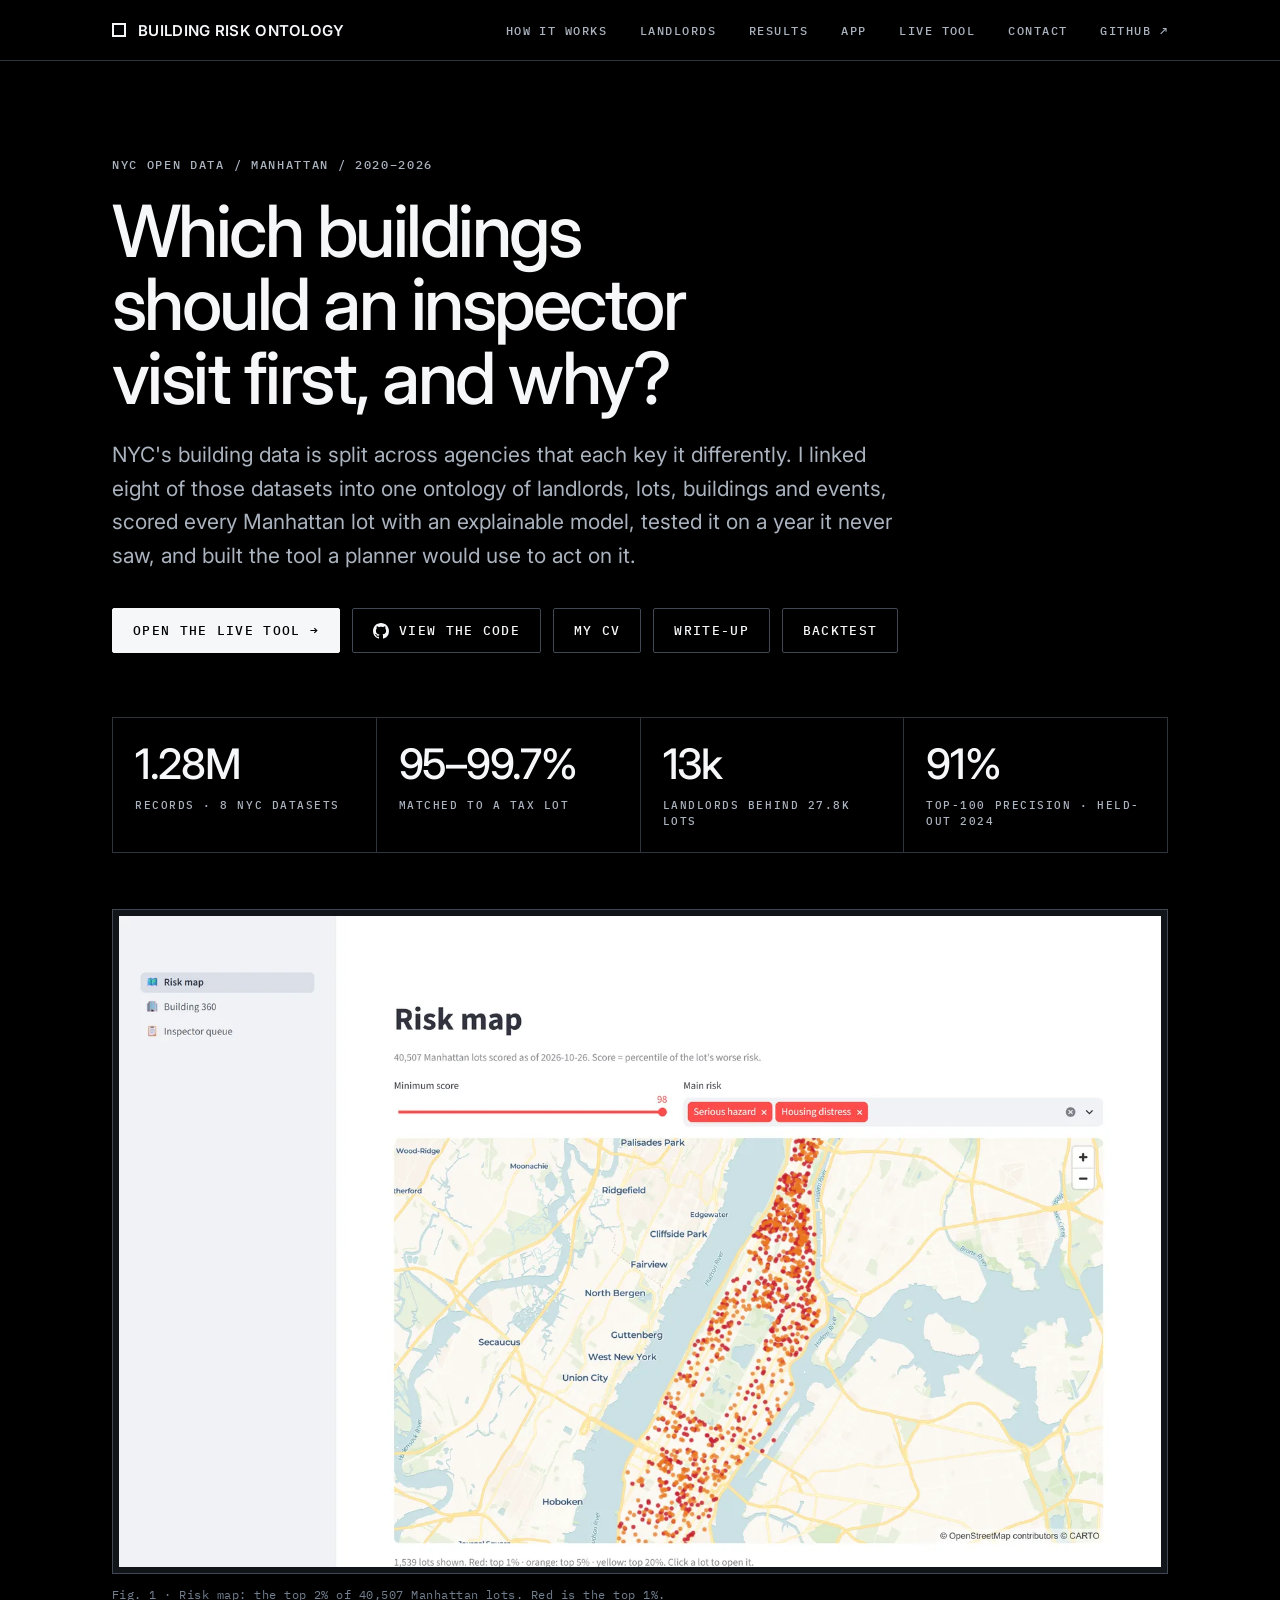
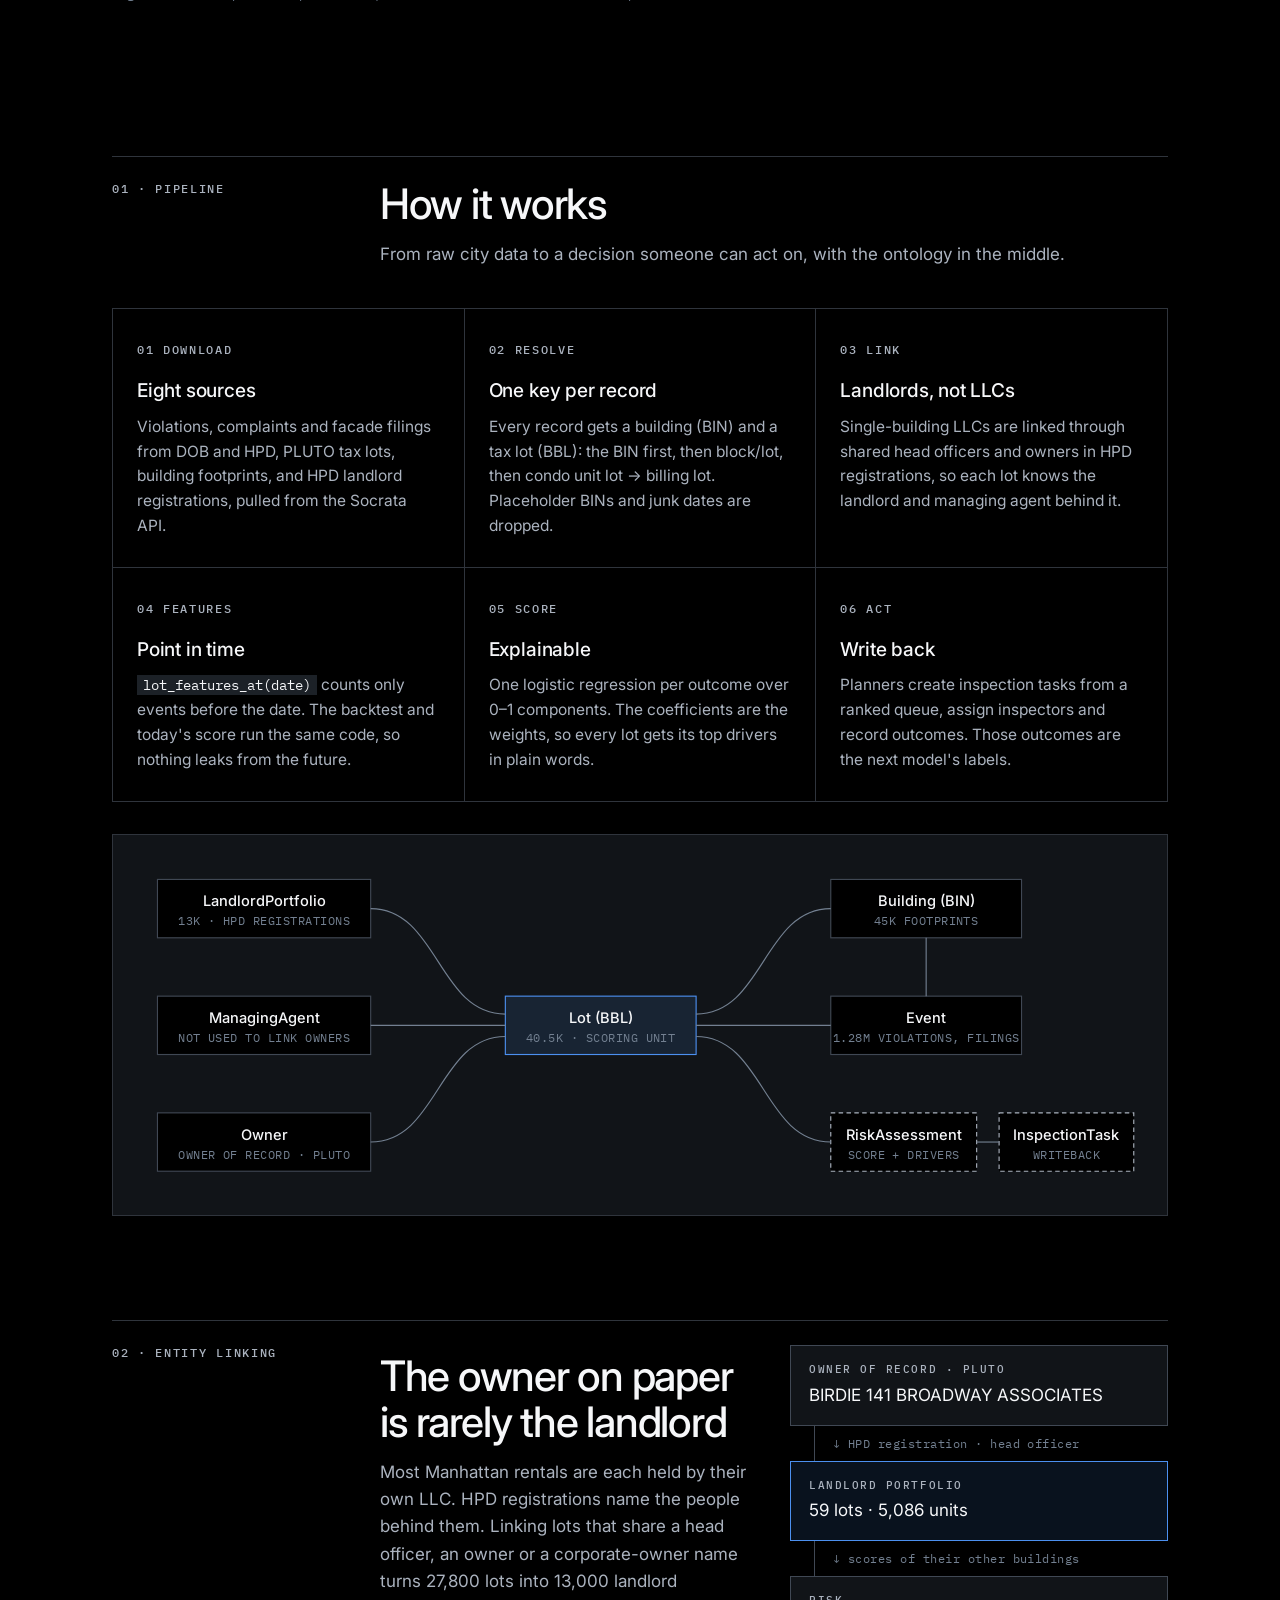
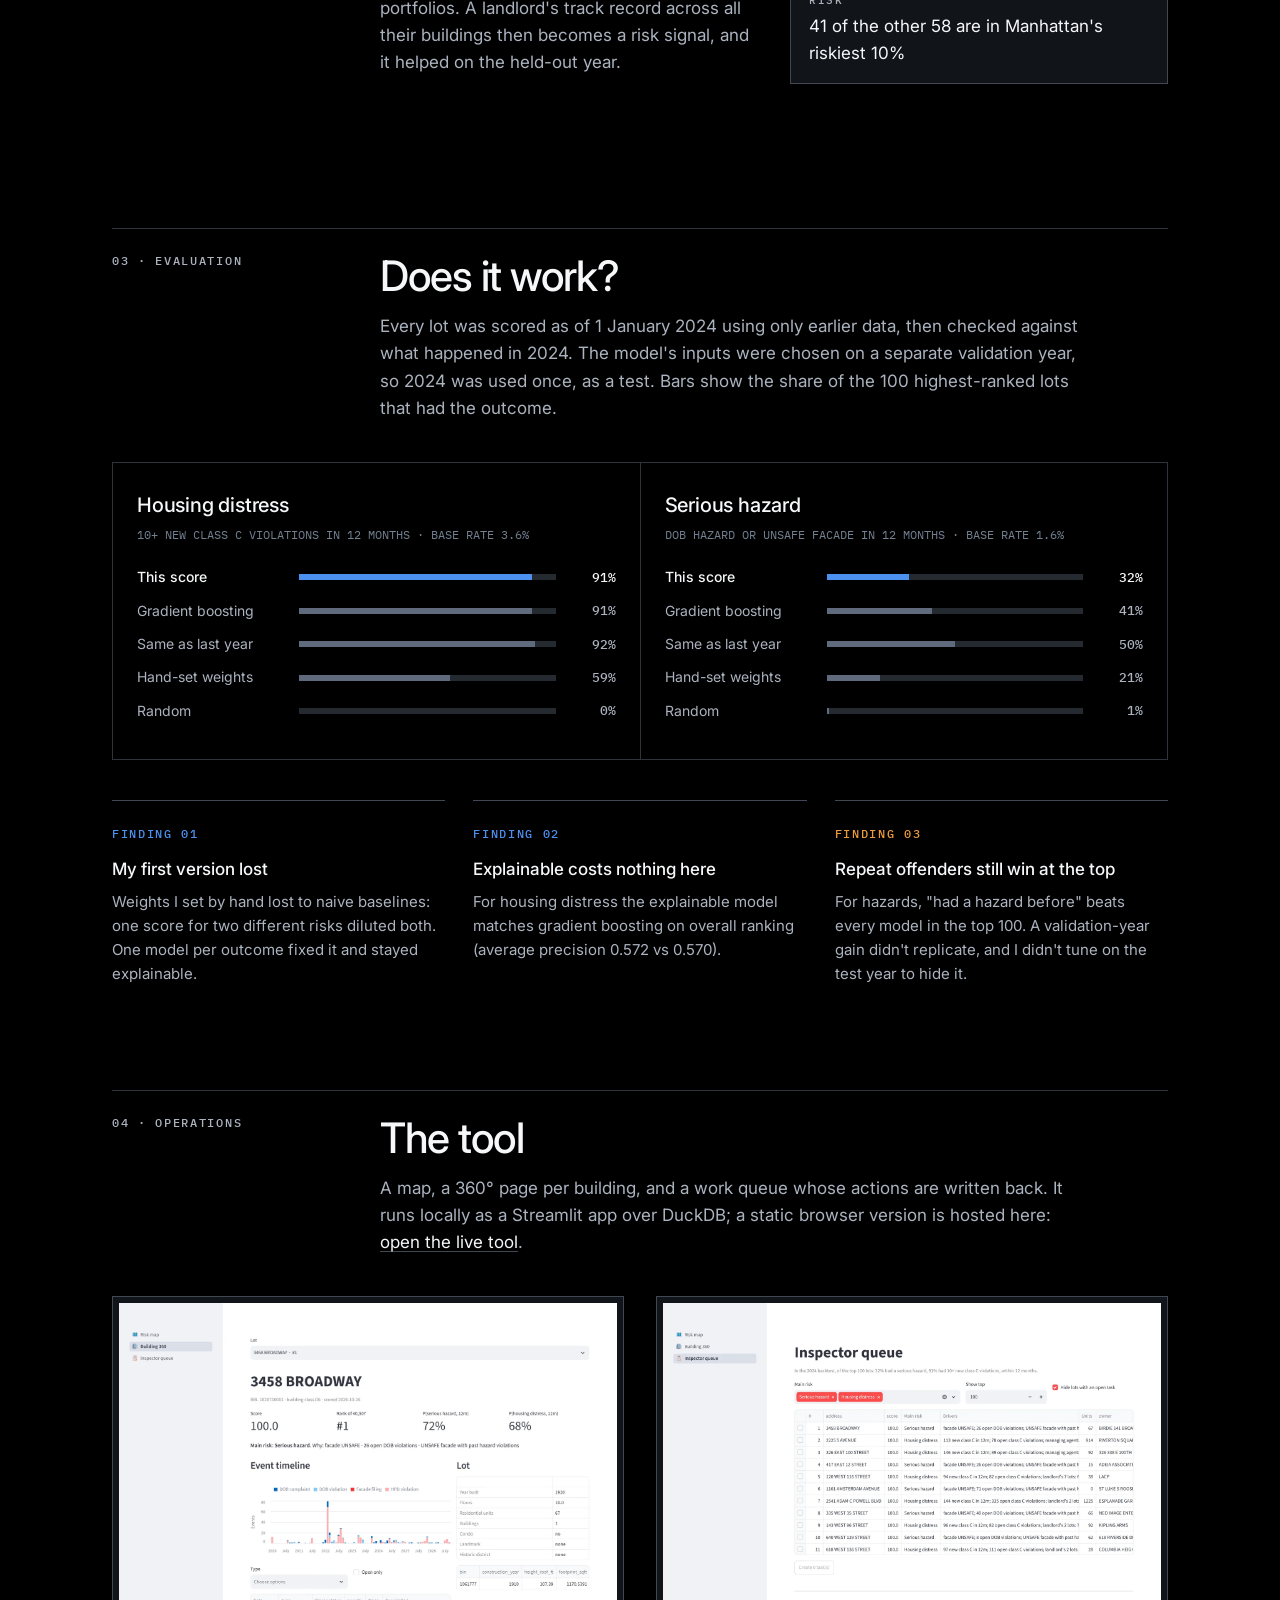
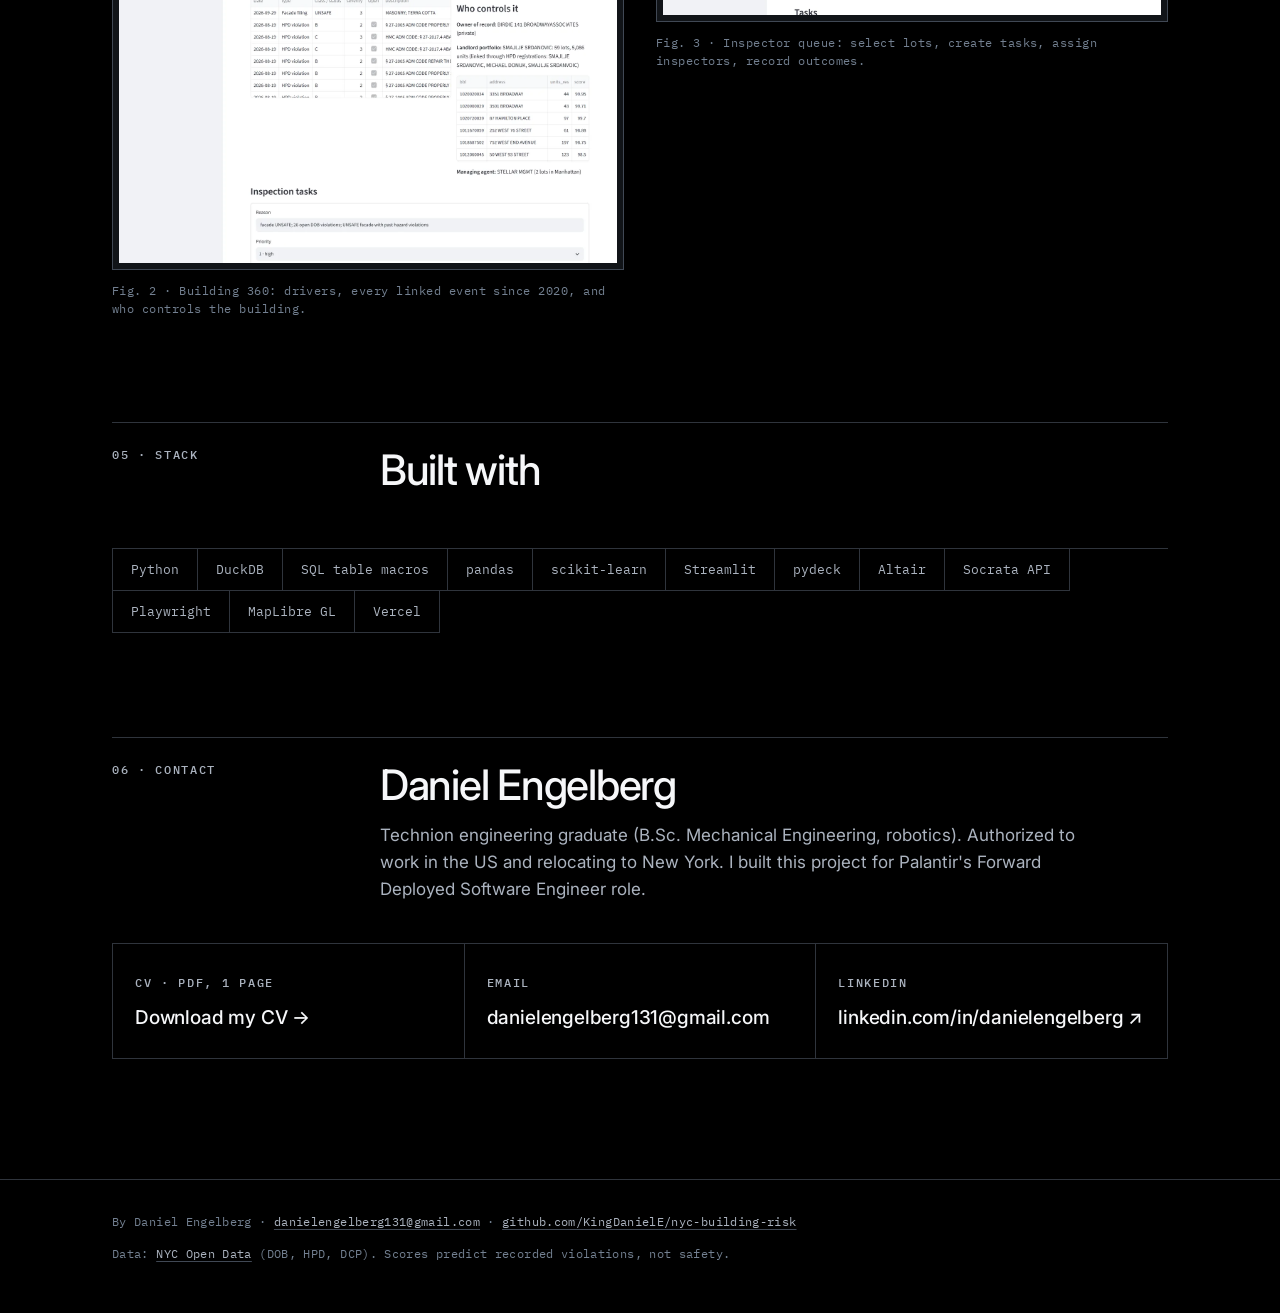
<file: site/index.html>
<!doctype html>
<html lang="en">
<head>
<meta charset="utf-8">
<meta name="viewport" content="width=device-width, initial-scale=1">
<meta name="color-scheme" content="dark">
<title>Building Risk Ontology · NYC</title>
<meta name="description" content="Linking 1.28M NYC building records from 8 open datasets into an ontology, scoring every Manhattan lot's risk with an explainable model, and putting it in front of an inspector.">
<meta property="og:title" content="Building Risk Ontology · NYC open data">
<meta property="og:description" content="1.28M records, 8 datasets, one ontology. Explainable risk score: 91% precision in the top 100 on a held-out year.">
<meta property="og:image" content="https://nyc-building-risk.vercel.app/img/map.webp">
<meta property="og:url" content="https://nyc-building-risk.vercel.app/">
<meta name="twitter:card" content="summary_large_image">
<link rel="icon" href="data:image/svg+xml,<svg xmlns='http://www.w3.org/2000/svg' viewBox='0 0 32 32'><rect width='32' height='32' fill='black'/><path d='M9 24V12l7-4 7 4v12h-5v-6h-4v6z' fill='white'/></svg>">
<link rel="preconnect" href="https://fonts.googleapis.com">
<link rel="preconnect" href="https://fonts.gstatic.com" crossorigin>
<link href="https://fonts.googleapis.com/css2?family=Inter:wght@400;500;600&family=IBM+Plex+Mono:wght@400;500&display=swap" rel="stylesheet">
<style>
  /* Monochrome black / white with one blue accent (Blueprint dark palette) */
  :root {
    --bg: #000000; --surface: #111418; --raised: #1c2127; --ink: #f6f7f9; --muted: #abb3bf;
    --faint: #738091; --line: #2f343c; --line-strong: #404854;
    --accent: #4c90f0; --accent-strong: #2d72d2; --accent-soft: rgba(76, 144, 240, .12);
    --warn: #ec9a3c; --bar: #5f6b7c; --bar-bg: #252a31;
    --sans: "Inter", ui-sans-serif, system-ui, -apple-system, "Segoe UI", Roboto, sans-serif;
    --mono: "IBM Plex Mono", ui-monospace, "Cascadia Mono", Consolas, monospace;
  }
  * { box-sizing: border-box; }
  html { scroll-behavior: smooth; background: var(--bg); }
  body {
    margin: 0; background: var(--bg); color: var(--ink);
    font: 400 17px/1.6 var(--sans); -webkit-font-smoothing: antialiased;
  }
  a { color: var(--ink); text-decoration-color: var(--line-strong); text-underline-offset: 3px; }
  a:hover { text-decoration-color: var(--ink); }
  .wrap { max-width: 1120px; margin: 0 auto; padding: 0 16px; }
  @media (min-width: 720px) { .wrap { padding: 0 32px; } }
  .label { font: 500 12px/1.4 var(--mono); letter-spacing: .14em; text-transform: uppercase; color: var(--muted); }

  header.top { border-bottom: 1px solid var(--line); position: sticky; top: 0; z-index: 10;
               background: rgba(0, 0, 0, .86); backdrop-filter: blur(8px); }
  header.top .wrap { display: flex; align-items: center; justify-content: space-between; height: 60px; }
  .brand { font: 600 15px var(--sans); letter-spacing: .02em; display: flex; gap: 12px; align-items: center; text-transform: uppercase; }
  .brand i { width: 14px; height: 14px; border: 2px solid var(--ink); display: inline-block; }
  nav a { color: var(--muted); text-decoration: none; margin-left: 28px; font: 500 12px var(--mono);
          letter-spacing: .12em; text-transform: uppercase; }
  nav a:hover { color: var(--ink); }
  @media (max-width: 640px) { nav a:not(.gh) { display: none; } nav a { margin-left: 14px; letter-spacing: .06em; } .brand { font-size: 13px; gap: 8px; } }

  .hero { padding: 96px 0 48px; }
  h1 { font-weight: 500; font-size: clamp(38px, 6.4vw, 72px); line-height: 1.02; letter-spacing: -.035em;
       margin: 20px 0 24px; max-width: 15ch; }
  .lede { font-size: clamp(18px, 2.1vw, 21px); color: var(--muted); max-width: 60ch; margin: 0; }
  .cta { display: flex; flex-wrap: wrap; gap: 12px; margin-top: 36px; }
  .btn { display: inline-flex; align-items: center; gap: 10px; padding: 13px 20px; border-radius: 2px;
         font: 500 13px var(--mono); letter-spacing: .1em; text-transform: uppercase; text-decoration: none;
         border: 1px solid var(--line-strong); color: var(--ink); background: transparent; }
  .btn:hover { border-color: var(--ink); }
  .btn.primary { background: var(--ink); color: var(--bg); border-color: var(--ink); }
  .btn.primary:hover { background: transparent; color: var(--ink); }
  .btn svg { width: 16px; height: 16px; }

  .stats { display: grid; grid-template-columns: repeat(2, 1fr); border-top: 1px solid var(--line);
           border-left: 1px solid var(--line); margin: 64px 0 0; }
  @media (min-width: 820px) { .stats { grid-template-columns: repeat(4, 1fr); } }
  .stat { padding: 24px 22px 22px; border-right: 1px solid var(--line); border-bottom: 1px solid var(--line); }
  .stat b { display: block; font-weight: 500; font-size: clamp(30px, 3.6vw, 42px); letter-spacing: -.03em; line-height: 1.05; }
  .stat .label { display: block; margin-top: 10px; font-size: 11px; line-height: 1.5; }

  figure { margin: 0; }
  .shot { border: 1px solid var(--line-strong); background: var(--surface); padding: 6px; }
  .shot img { display: block; width: 100%; height: auto; }
  figcaption { color: var(--faint); font: 400 12px/1.5 var(--mono); letter-spacing: .04em; margin-top: 12px; }
  .hero-shot { margin-top: 56px; }

  section { padding: 104px 0 0; }
  .sec-head { display: grid; gap: 8px 48px; grid-template-columns: 1fr; margin-bottom: 40px;
              border-top: 1px solid var(--line); padding-top: 24px; }
  @media (min-width: 860px) { .sec-head { grid-template-columns: 220px 1fr; } }
  h2 { font-weight: 500; font-size: clamp(28px, 3.6vw, 42px); letter-spacing: -.03em; line-height: 1.1; margin: 0 0 14px; }
  .sub { color: var(--muted); max-width: 64ch; margin: 0; }

  .steps { display: grid; grid-template-columns: 1fr; border-top: 1px solid var(--line); border-left: 1px solid var(--line); }
  @media (min-width: 760px) { .steps { grid-template-columns: repeat(3, 1fr); } }
  .step { padding: 26px 24px 28px; border-right: 1px solid var(--line); border-bottom: 1px solid var(--line); }
  .step h3 { margin: 14px 0 8px; font-weight: 500; font-size: 19px; letter-spacing: -.01em; }
  .step p { margin: 0; color: var(--muted); font-size: 15.5px; }
  code { font: 400 13.5px var(--mono); color: var(--ink); background: var(--raised); padding: 1px 6px; }

  .onto { border: 1px solid var(--line); background: var(--surface); padding: 22px; margin-top: 32px; overflow-x: auto; }
  /* Below ~640px the labels get too small: keep a minimum size and scroll inside the box */
  .onto svg { width: 100%; min-width: 620px; height: auto; display: block; }
  .onto text { font: 500 13px var(--sans); fill: var(--ink); }
  .onto .lbl { font: 400 10.5px var(--mono); fill: var(--faint); letter-spacing: .04em; }
  .onto rect { fill: var(--bg); stroke: var(--line-strong); stroke-width: 1; }
  .onto rect.core { stroke: var(--accent); fill: var(--accent-soft); }
  .onto rect.act { stroke: var(--muted); stroke-dasharray: 4 3; }
  .onto line, .onto path { stroke: var(--faint); stroke-width: 1; fill: none; }

  .landlord { display: grid; gap: 32px; grid-template-columns: 1fr; align-items: center; }
  @media (min-width: 860px) { .landlord { grid-template-columns: 1fr 1fr; } }
  .chain { display: flex; flex-direction: column; }
  .chain .node { border: 1px solid var(--line-strong); padding: 16px 18px; background: var(--surface); }
  .chain .node .label { display: block; margin-bottom: 4px; font-size: 11px; }
  .chain .arrow { padding: 10px 0 10px 18px; color: var(--faint); font: 400 12px var(--mono); letter-spacing: .04em;
                  border-left: 1px solid var(--line-strong); margin-left: 24px; }
  .chain .hit { border-color: var(--accent); background: var(--accent-soft); }

  .results { display: grid; gap: 0; grid-template-columns: 1fr; border-top: 1px solid var(--line); border-left: 1px solid var(--line); }
  @media (min-width: 860px) { .results { grid-template-columns: 1fr 1fr; } }
  .card { padding: 26px 24px; border-right: 1px solid var(--line); border-bottom: 1px solid var(--line); }
  .card h3 { margin: 0 0 4px; font-weight: 500; font-size: 20px; letter-spacing: -.01em; }
  .card .base { color: var(--faint); font: 400 12px/1.6 var(--mono); margin: 0 0 22px; }
  .bar { display: grid; grid-template-columns: 150px 1fr 48px; align-items: center; gap: 12px; margin: 11px 0;
         font-size: 14px; color: var(--muted); }
  @media (max-width: 420px) { .bar { grid-template-columns: 112px 1fr 42px; font-size: 13px; } }
  .bar .track { height: 6px; background: var(--bar-bg); }
  .bar .fill { height: 100%; background: var(--bar); }
  .bar.me { color: var(--ink); font-weight: 500; }
  .bar.me .fill { background: var(--accent); }
  .bar .v { text-align: right; font: 500 13px var(--mono); }
  .w0{width:0%}.w1{width:1%}.w21{width:21%}.w32{width:32%}.w41{width:41%}.w50{width:50%}
  .w59{width:59%}.w91{width:91%}.w92{width:92%}

  .findings { display: grid; gap: 28px; grid-template-columns: 1fr; margin-top: 40px; }
  @media (min-width: 860px) { .findings { grid-template-columns: repeat(3, 1fr); } }
  .finding { border-top: 1px solid var(--line-strong); padding-top: 18px; }
  .finding .label { color: var(--accent); }
  .finding.warn .label { color: var(--warn); }
  .finding h4 { margin: 10px 0 6px; font-weight: 500; font-size: 17px; }
  .finding p { margin: 0; color: var(--muted); font-size: 15px; }

  .gallery { display: grid; gap: 32px; grid-template-columns: 1fr; }
  @media (min-width: 900px) { .gallery { grid-template-columns: 1fr 1fr; align-items: start; } }
  /* The building page is tall: show its top (score, drivers, timeline, landlord) */
  .shot.tall img { max-height: 560px; object-fit: cover; object-position: top; }

  .stack { display: flex; flex-wrap: wrap; gap: 0; border-top: 1px solid var(--line); border-left: 1px solid var(--line); }
  .stack span { border-right: 1px solid var(--line); border-bottom: 1px solid var(--line); padding: 12px 18px;
                font: 400 13px var(--mono); color: var(--muted); }

  .contact { display: grid; grid-template-columns: 1fr; border-top: 1px solid var(--line); border-left: 1px solid var(--line); }
  @media (min-width: 820px) { .contact { grid-template-columns: repeat(3, 1fr); } }
  .contact a { display: block; padding: 24px 22px; border-right: 1px solid var(--line); border-bottom: 1px solid var(--line);
               text-decoration: none; }
  .contact a:hover { background: var(--surface); }
  .contact b { display: block; font-weight: 500; font-size: 19px; letter-spacing: -.01em; margin-top: 8px; overflow-wrap: anywhere; }
  .contact a:hover b { color: var(--accent); }
  .contact-note { color: var(--muted); margin: 0 0 28px; max-width: 64ch; }
  footer { margin-top: 120px; border-top: 1px solid var(--line); padding: 32px 0 48px; color: var(--faint);
           font: 400 12px/1.7 var(--mono); letter-spacing: .03em; }
  footer .wrap { display: flex; flex-wrap: wrap; gap: 12px 32px; justify-content: space-between; }
  footer a { color: var(--muted); }
</style>
</head>
<body>
<header class="top">
  <div class="wrap">
    <div class="brand"><i></i>Building Risk Ontology</div>
    <nav>
      <a href="#how">How it works</a>
      <a href="#landlords">Landlords</a>
      <a href="#results">Results</a>
      <a href="#app">App</a>
      <a class="gh" href="/app/">Live tool</a>
      <a class="gh" href="#contact">Contact</a>
      <a class="gh" href="https://github.com/KingDanielE/nyc-building-risk">GitHub ↗</a>
    </nav>
  </div>
</header>

<main class="wrap">
  <section class="hero">
    <div class="label">NYC open data / Manhattan / 2020–2026</div>
    <h1>Which buildings should an inspector visit first, and why?</h1>
    <p class="lede">NYC's building data is split across agencies that each key it differently. I linked
      eight of those datasets into one ontology of landlords, lots, buildings and events, scored every
      Manhattan lot with an explainable model, tested it on a year it never saw, and built the tool a
      planner would use to act on it.</p>
    <div class="cta">
      <a class="btn primary" href="/app/">Open the live tool →</a>
      <a class="btn" href="https://github.com/KingDanielE/nyc-building-risk">
        <svg viewBox="0 0 16 16" fill="currentColor" aria-hidden="true"><path d="M8 0C3.58 0 0 3.58 0 8c0 3.54 2.29 6.53 5.47 7.59.4.07.55-.17.55-.38 0-.19-.01-.82-.01-1.49-2.01.37-2.53-.49-2.69-.94-.09-.23-.48-.94-.82-1.13-.28-.15-.68-.52-.01-.53.63-.01 1.08.58 1.23.82.72 1.21 1.87.87 2.33.66.07-.52.28-.87.51-1.07-1.78-.2-3.64-.89-3.64-3.95 0-.87.31-1.59.82-2.15-.08-.2-.36-1.02.08-2.12 0 0 .67-.21 2.2.82.64-.18 1.32-.27 2-.27.68 0 1.36.09 2 .27 1.53-1.04 2.2-.82 2.2-.82.44 1.1.16 1.92.08 2.12.51.56.82 1.27.82 2.15 0 3.07-1.87 3.75-3.65 3.95.29.25.54.73.54 1.48 0 1.07-.01 1.93-.01 2.2 0 .21.15.46.55.38A8.013 8.013 0 0016 8c0-4.42-3.58-8-8-8z"/></svg>
        View the code</a>
      <a class="btn" href="cv/Daniel-Engelberg-CV.pdf" target="_blank" rel="noopener">My CV</a>
      <a class="btn" href="https://github.com/KingDanielE/nyc-building-risk/blob/main/docs/writeup.md">Write-up</a>
      <a class="btn" href="https://github.com/KingDanielE/nyc-building-risk/blob/main/reports/backtest.md">Backtest</a>
    </div>

    <div class="stats">
      <div class="stat"><b>1.28M</b><span class="label">records · 8 NYC datasets</span></div>
      <div class="stat"><b>95–99.7%</b><span class="label">matched to a tax lot</span></div>
      <div class="stat"><b>13k</b><span class="label">landlords behind 27.8k lots</span></div>
      <div class="stat"><b>91%</b><span class="label">top-100 precision · held-out 2024</span></div>
    </div>

    <figure class="hero-shot">
      <div class="shot"><img src="img/map.webp" width="1600" height="1000" alt="Risk map of Manhattan with the highest-risk lots shown as red and orange dots"></div>
      <figcaption>Fig. 1 · Risk map: the top 2% of 40,507 Manhattan lots. Red is the top 1%.</figcaption>
    </figure>
  </section>

  <section id="how">
    <div class="sec-head">
      <div class="label">01 · Pipeline</div>
      <div><h2>How it works</h2><p class="sub">From raw city data to a decision someone can act on, with the ontology in the middle.</p></div>
    </div>
    <div class="steps">
      <div class="step"><span class="label">01 Download</span><h3>Eight sources</h3><p>Violations, complaints and facade filings from DOB and HPD, PLUTO tax lots, building footprints, and HPD landlord registrations, pulled from the Socrata API.</p></div>
      <div class="step"><span class="label">02 Resolve</span><h3>One key per record</h3><p>Every record gets a building (BIN) and a tax lot (BBL): the BIN first, then block/lot, then condo unit lot → billing lot. Placeholder BINs and junk dates are dropped.</p></div>
      <div class="step"><span class="label">03 Link</span><h3>Landlords, not LLCs</h3><p>Single-building LLCs are linked through shared head officers and owners in HPD registrations, so each lot knows the landlord and managing agent behind it.</p></div>
      <div class="step"><span class="label">04 Features</span><h3>Point in time</h3><p><code>lot_features_at(date)</code> counts only events before the date. The backtest and today's score run the same code, so nothing leaks from the future.</p></div>
      <div class="step"><span class="label">05 Score</span><h3>Explainable</h3><p>One logistic regression per outcome over 0–1 components. The coefficients are the weights, so every lot gets its top drivers in plain words.</p></div>
      <div class="step"><span class="label">06 Act</span><h3>Write back</h3><p>Planners create inspection tasks from a ranked queue, assign inspectors and record outcomes. Those outcomes are the next model's labels.</p></div>
    </div>

    <div class="onto" role="img" aria-label="Ontology diagram: landlord portfolio, managing agent and owner link to lot; lot links to building, events and risk assessment; risk assessment links to inspection task">
      <svg viewBox="0 0 900 300" xmlns="http://www.w3.org/2000/svg">
        <rect x="20" y="20" width="190" height="52"/><text x="115" y="44" text-anchor="middle">LandlordPortfolio</text><text class="lbl" x="115" y="61" text-anchor="middle">13K · HPD REGISTRATIONS</text>
        <rect x="20" y="124" width="190" height="52"/><text x="115" y="148" text-anchor="middle">ManagingAgent</text><text class="lbl" x="115" y="165" text-anchor="middle">NOT USED TO LINK OWNERS</text>
        <rect x="20" y="228" width="190" height="52"/><text x="115" y="252" text-anchor="middle">Owner</text><text class="lbl" x="115" y="269" text-anchor="middle">OWNER OF RECORD · PLUTO</text>
        <rect class="core" x="330" y="124" width="170" height="52"/><text x="415" y="148" text-anchor="middle">Lot (BBL)</text><text class="lbl" x="415" y="165" text-anchor="middle">40.5K · SCORING UNIT</text>
        <rect x="620" y="20" width="170" height="52"/><text x="705" y="44" text-anchor="middle">Building (BIN)</text><text class="lbl" x="705" y="61" text-anchor="middle">45K FOOTPRINTS</text>
        <rect x="620" y="124" width="170" height="52"/><text x="705" y="148" text-anchor="middle">Event</text><text class="lbl" x="705" y="165" text-anchor="middle">1.28M VIOLATIONS, FILINGS</text>
        <rect class="act" x="620" y="228" width="130" height="52"/><text x="685" y="252" text-anchor="middle">RiskAssessment</text><text class="lbl" x="685" y="269" text-anchor="middle">SCORE + DRIVERS</text>
        <rect class="act" x="770" y="228" width="120" height="52"/><text x="830" y="252" text-anchor="middle">InspectionTask</text><text class="lbl" x="830" y="269" text-anchor="middle">WRITEBACK</text>
        <path d="M210 46 C 270 46, 270 140, 330 140"/>
        <line x1="210" y1="150" x2="330" y2="150"/>
        <path d="M210 254 C 270 254, 270 160, 330 160"/>
        <path d="M500 140 C 560 140, 560 46, 620 46"/>
        <line x1="500" y1="150" x2="620" y2="150"/>
        <path d="M500 160 C 560 160, 560 254, 620 254"/>
        <line x1="705" y1="72" x2="705" y2="124"/>
        <line x1="750" y1="254" x2="770" y2="254"/>
      </svg>
    </div>
  </section>

  <section id="landlords">
    <div class="sec-head">
      <div class="label">02 · Entity linking</div>
      <div class="landlord">
        <div>
          <h2>The owner on paper is rarely the landlord</h2>
          <p class="sub">Most Manhattan rentals are each held by their own LLC. HPD registrations name the people
            behind them. Linking lots that share a head officer, an owner or a corporate-owner name turns 27,800 lots
            into 13,000 landlord portfolios. A landlord's track record across all their buildings then becomes a risk
            signal, and it helped on the held-out year.</p>
        </div>
        <div class="chain" aria-label="Example: from LLC to landlord portfolio">
          <div class="node"><span class="label">Owner of record · PLUTO</span>BIRDIE 141 BROADWAY ASSOCIATES</div>
          <div class="arrow">↓ HPD registration · head officer</div>
          <div class="node hit"><span class="label">Landlord portfolio</span>59 lots · 5,086 units</div>
          <div class="arrow">↓ scores of their other buildings</div>
          <div class="node"><span class="label">Risk</span>41 of the other 58 are in Manhattan's riskiest 10%</div>
        </div>
      </div>
    </div>
  </section>

  <section id="results">
    <div class="sec-head">
      <div class="label">03 · Evaluation</div>
      <div><h2>Does it work?</h2><p class="sub">Every lot was scored as of 1 January 2024 using only earlier data, then
        checked against what happened in 2024. The model's inputs were chosen on a separate validation year, so 2024 was
        used once, as a test. Bars show the share of the 100 highest-ranked lots that had the outcome.</p></div>
    </div>
    <div class="results">
      <div class="card">
        <h3>Housing distress</h3>
        <p class="base">10+ NEW CLASS C VIOLATIONS IN 12 MONTHS · BASE RATE 3.6%</p>
        <div class="bar me"><span>This score</span><div class="track"><div class="fill w91"></div></div><span class="v">91%</span></div>
        <div class="bar"><span>Gradient boosting</span><div class="track"><div class="fill w91"></div></div><span class="v">91%</span></div>
        <div class="bar"><span>Same as last year</span><div class="track"><div class="fill w92"></div></div><span class="v">92%</span></div>
        <div class="bar"><span>Hand-set weights</span><div class="track"><div class="fill w59"></div></div><span class="v">59%</span></div>
        <div class="bar"><span>Random</span><div class="track"><div class="fill w0"></div></div><span class="v">0%</span></div>
      </div>
      <div class="card">
        <h3>Serious hazard</h3>
        <p class="base">DOB HAZARD OR UNSAFE FACADE IN 12 MONTHS · BASE RATE 1.6%</p>
        <div class="bar me"><span>This score</span><div class="track"><div class="fill w32"></div></div><span class="v">32%</span></div>
        <div class="bar"><span>Gradient boosting</span><div class="track"><div class="fill w41"></div></div><span class="v">41%</span></div>
        <div class="bar"><span>Same as last year</span><div class="track"><div class="fill w50"></div></div><span class="v">50%</span></div>
        <div class="bar"><span>Hand-set weights</span><div class="track"><div class="fill w21"></div></div><span class="v">21%</span></div>
        <div class="bar"><span>Random</span><div class="track"><div class="fill w1"></div></div><span class="v">1%</span></div>
      </div>
    </div>
    <div class="findings">
      <div class="finding"><span class="label">Finding 01</span><h4>My first version lost</h4><p>Weights I set by hand lost to naive baselines: one score for two different risks diluted both. One model per outcome fixed it and stayed explainable.</p></div>
      <div class="finding"><span class="label">Finding 02</span><h4>Explainable costs nothing here</h4><p>For housing distress the explainable model matches gradient boosting on overall ranking (average precision 0.572 vs 0.570).</p></div>
      <div class="finding warn"><span class="label">Finding 03</span><h4>Repeat offenders still win at the top</h4><p>For hazards, "had a hazard before" beats every model in the top 100. A validation-year gain didn't replicate, and I didn't tune on the test year to hide it.</p></div>
    </div>
  </section>

  <section id="app">
    <div class="sec-head">
      <div class="label">04 · Operations</div>
      <div><h2>The tool</h2><p class="sub">A map, a 360° page per building, and a work queue whose actions are written back. It runs locally as a Streamlit app over DuckDB; a static browser version is hosted here: <a href="/app/">open the live tool</a>.</p></div>
    </div>
    <div class="gallery">
      <figure>
        <div class="shot tall"><img src="img/building.webp" width="1400" height="1701" loading="lazy" alt="Building 360 page showing score, drivers, event timeline, lot facts and the landlord's other buildings"></div>
        <figcaption>Fig. 2 · Building 360: drivers, every linked event since 2020, and who controls the building.</figcaption>
      </figure>
      <figure>
        <div class="shot"><img src="img/queue.webp" width="1600" height="1000" loading="lazy" alt="Inspector queue listing the highest-risk lots with their drivers"></div>
        <figcaption>Fig. 3 · Inspector queue: select lots, create tasks, assign inspectors, record outcomes.</figcaption>
      </figure>
    </div>
  </section>

  <section>
    <div class="sec-head">
      <div class="label">05 · Stack</div>
      <div><h2>Built with</h2></div>
    </div>
    <div class="stack">
      <span>Python</span><span>DuckDB</span><span>SQL table macros</span><span>pandas</span><span>scikit-learn</span>
      <span>Streamlit</span><span>pydeck</span><span>Altair</span><span>Socrata API</span><span>Playwright</span><span>MapLibre GL</span><span>Vercel</span>
    </div>
  </section>
  <section id="contact">
    <div class="sec-head">
      <div class="label">06 · Contact</div>
      <div><h2>Daniel Engelberg</h2><p class="sub">Technion engineering graduate (B.Sc. Mechanical Engineering, robotics). Authorized to work in the US and relocating to New York. I built this project for Palantir's Forward Deployed Software Engineer role.</p></div>
    </div>
    <div class="contact">
      <a href="cv/Daniel-Engelberg-CV.pdf" target="_blank" rel="noopener"><span class="label">CV · PDF, 1 page</span><b>Download my CV →</b></a>
      <a href="mailto:danielengelberg131@gmail.com?subject=Building%20Risk%20Ontology"><span class="label">Email</span><b>danielengelberg131@gmail.com</b></a>
      <a href="https://www.linkedin.com/in/danielengelberg/" target="_blank" rel="noopener"><span class="label">LinkedIn</span><b>linkedin.com/in/danielengelberg ↗</b></a>
    </div>
  </section>
</main>

<footer>
  <div class="wrap">
    <span>By Daniel Engelberg · <a href="mailto:danielengelberg131@gmail.com">danielengelberg131@gmail.com</a> · <a href="https://github.com/KingDanielE/nyc-building-risk">github.com/KingDanielE/nyc-building-risk</a></span>
    <span>Data: <a href="https://opendata.cityofnewyork.us/">NYC Open Data</a> (DOB, HPD, DCP). Scores predict recorded violations, not safety.</span>
  </div>
</footer>
</body>
</html>
</file>
